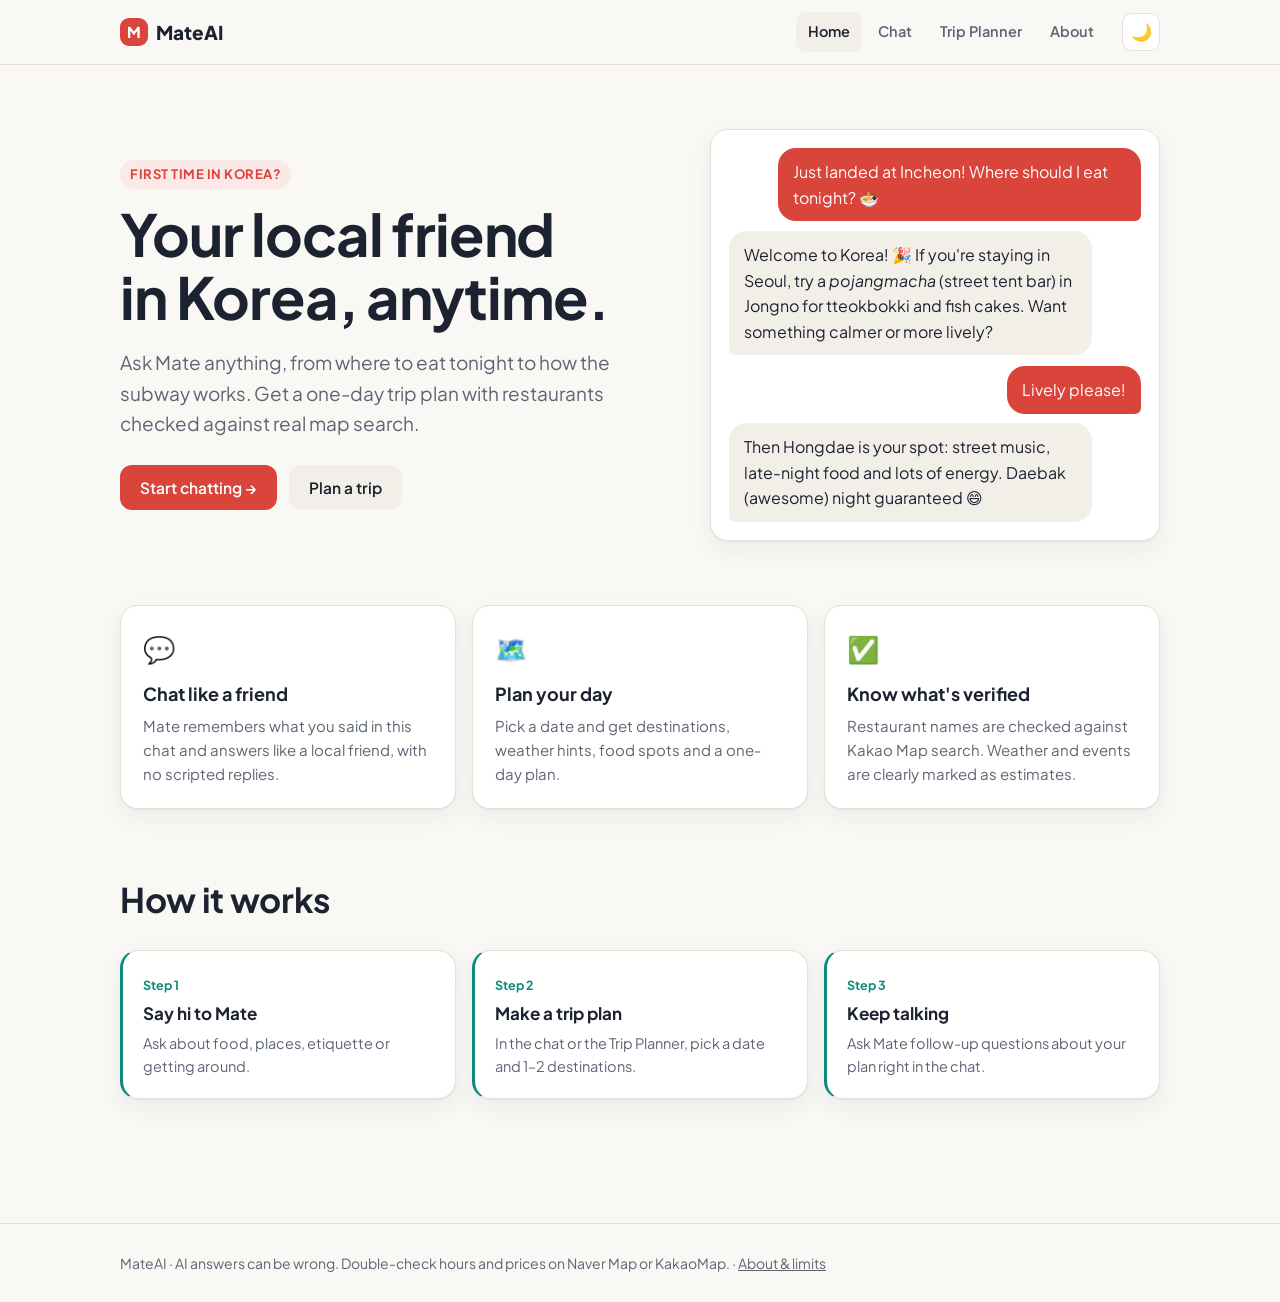
<file: index.html>
<!doctype html>
<html lang="en">
<head>
<meta charset="utf-8">
<meta name="viewport" content="width=device-width,initial-scale=1">
<title>MateAI — Your local friend in Korea</title>
<meta name="description" content="Chat with a Korean local friend and get an AI trip plan with restaurants checked against real map search.">
<link rel="preconnect" href="https://fonts.googleapis.com">
<link rel="preconnect" href="https://fonts.gstatic.com" crossorigin>
<link rel="stylesheet" href="https://fonts.googleapis.com/css2?family=Plus+Jakarta+Sans:wght@400;500;600;700;800&family=Noto+Sans+KR:wght@400;500;700&display=swap">
<link rel="stylesheet" href="/css/style.css">
</head>
<body>
<header class="nav">
  <div class="wrap">
    <a class="brand" href="/"><span class="dot">M</span>MateAI</a>
    <nav class="links" aria-label="Main">
      <a href="/" aria-current="page">Home</a>
      <a href="/chat.html">Chat</a>
      <a href="/trip.html">Trip Planner</a>
      <a href="/about.html">About</a>
    </nav>
    <button class="theme-btn" id="theme" type="button" aria-label="Toggle dark mode">🌙</button>
  </div>
</header>

<main class="wrap">
  <section class="hero">
    <div class="fade-in">
      <span class="eyebrow">First time in Korea?</span>
      <h1>Your local friend<br>in Korea, anytime.</h1>
      <p class="lead">Ask Mate anything, from where to eat tonight to how the subway works.
        Get a one-day trip plan with restaurants checked against real map search.</p>
      <div class="ctas">
        <a class="btn" href="/chat.html">Start chatting →</a>
        <a class="btn ghost" href="/trip.html">Plan a trip</a>
      </div>
    </div>
    <div class="card hero-chat fade-in" aria-hidden="true">
      <div class="bubble user">Just landed at Incheon! Where should I eat tonight? 🍜</div>
      <div class="bubble mate">Welcome to Korea! 🎉 If you're staying in Seoul, try a <em>pojangmacha</em> (street tent bar) in Jongno for tteokbokki and fish cakes. Want something calmer or more lively?</div>
      <div class="bubble user">Lively please!</div>
      <div class="bubble mate">Then Hongdae is your spot: street music, late-night food and lots of energy. Daebak (awesome) night guaranteed 😄</div>
    </div>
  </section>

  <section class="features">
    <article class="card feature">
      <div class="icon">💬</div>
      <h3>Chat like a friend</h3>
      <p>Mate remembers what you said in this chat and answers like a local friend, with no scripted replies.</p>
    </article>
    <article class="card feature">
      <div class="icon">🗺️</div>
      <h3>Plan your day</h3>
      <p>Pick a date and get destinations, weather hints, food spots and a one-day plan.</p>
    </article>
    <article class="card feature">
      <div class="icon">✅</div>
      <h3>Know what's verified</h3>
      <p>Restaurant names are checked against Kakao Map search. Weather and events are clearly marked as estimates.</p>
    </article>
  </section>

  <section class="section">
    <h2>How it works</h2>
    <div class="steps">
      <div class="card step"><h3>Say hi to Mate</h3><p>Ask about food, places, etiquette or getting around.</p></div>
      <div class="card step"><h3>Make a trip plan</h3><p>In the chat or the Trip Planner, pick a date and 1–2 destinations.</p></div>
      <div class="card step"><h3>Keep talking</h3><p>Ask Mate follow-up questions about your plan right in the chat.</p></div>
    </div>
  </section>
</main>

<footer><div class="wrap">MateAI · AI answers can be wrong. Double-check hours and prices on Naver Map or KakaoMap. · <a href="/about.html">About &amp; limits</a></div></footer>
<script src="/js/common.js"></script>
</body>
</html>
</file>
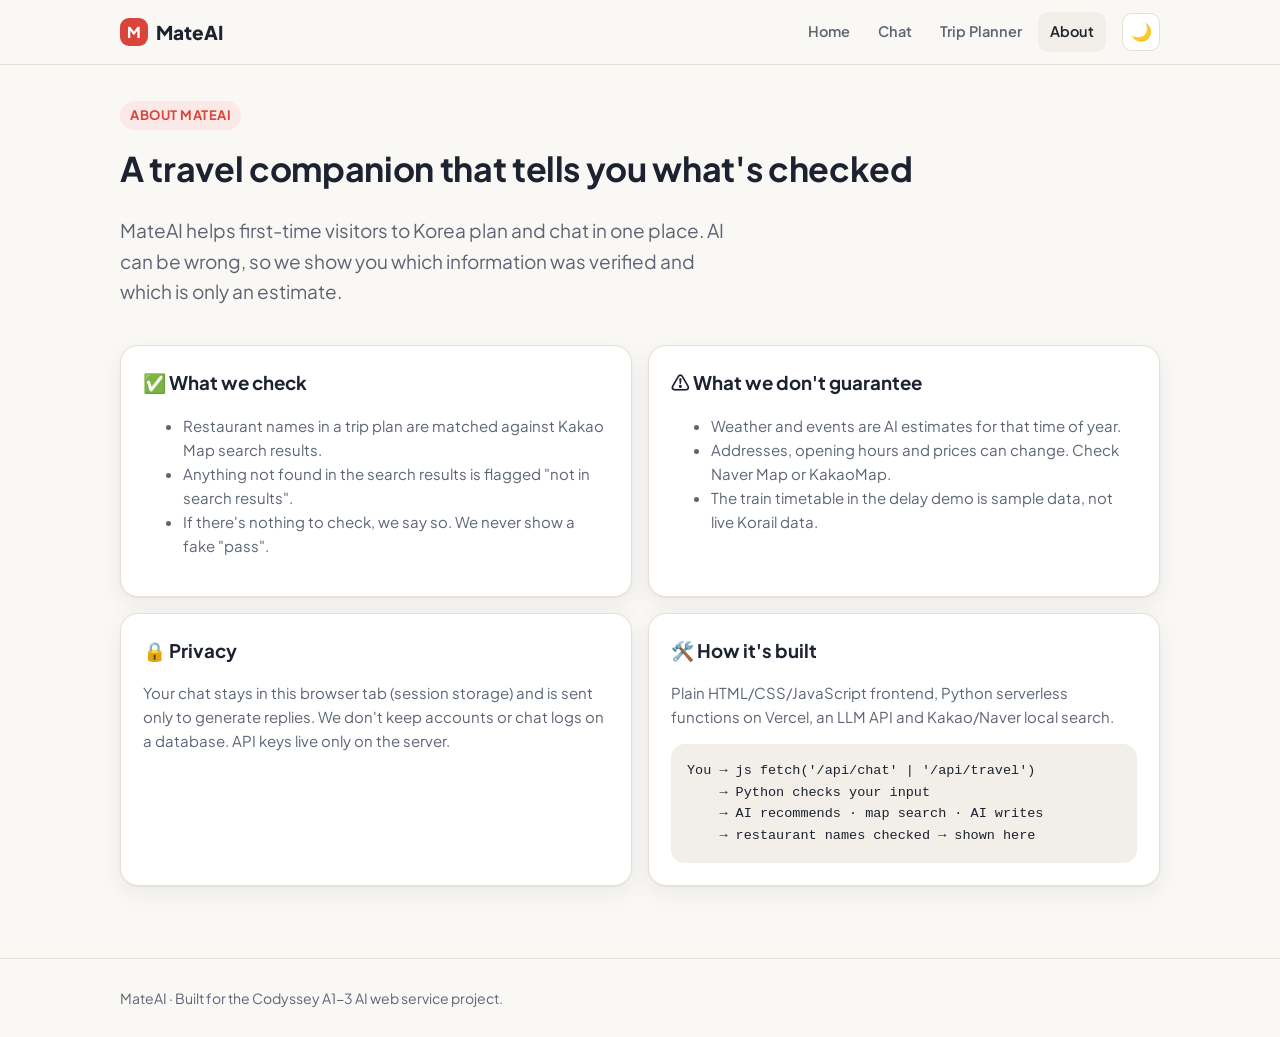
<file: about.html>
<!doctype html>
<html lang="en">
<head>
<meta charset="utf-8">
<meta name="viewport" content="width=device-width,initial-scale=1">
<title>About — MateAI</title>
<link rel="preconnect" href="https://fonts.googleapis.com">
<link rel="preconnect" href="https://fonts.gstatic.com" crossorigin>
<link rel="stylesheet" href="https://fonts.googleapis.com/css2?family=Plus+Jakarta+Sans:wght@400;500;600;700;800&family=Noto+Sans+KR:wght@400;500;700&display=swap">
<link rel="stylesheet" href="/css/style.css">
</head>
<body>
<header class="nav">
  <div class="wrap">
    <a class="brand" href="/"><span class="dot">M</span>MateAI</a>
    <nav class="links" aria-label="Main">
      <a href="/">Home</a>
      <a href="/chat.html">Chat</a>
      <a href="/trip.html">Trip Planner</a>
      <a href="/about.html" aria-current="page">About</a>
    </nav>
    <button class="theme-btn" id="theme" type="button" aria-label="Toggle dark mode">🌙</button>
  </div>
</header>

<main class="wrap">
  <div style="padding-block:36px 20px">
    <span class="eyebrow">About MateAI</span>
    <h2 style="margin-top:12px">A travel companion that tells you what's checked</h2>
    <p class="lead">MateAI helps first-time visitors to Korea plan and chat in one place. AI can be wrong,
      so we show you which information was verified and which is only an estimate.</p>
  </div>

  <div class="about-grid">
    <section class="card">
      <h3>✅ What we check</h3>
      <ul>
        <li>Restaurant names in a trip plan are matched against Kakao Map search results.</li>
        <li>Anything not found in the search results is flagged "not in search results".</li>
        <li>If there's nothing to check, we say so. We never show a fake "pass".</li>
      </ul>
    </section>
    <section class="card">
      <h3>⚠️ What we don't guarantee</h3>
      <ul>
        <li>Weather and events are AI estimates for that time of year.</li>
        <li>Addresses, opening hours and prices can change. Check Naver Map or KakaoMap.</li>
        <li>The train timetable in the delay demo is sample data, not live Korail data.</li>
      </ul>
    </section>
    <section class="card">
      <h3>🔒 Privacy</h3>
      <p>Your chat stays in this browser tab (session storage) and is sent only to generate replies.
        We don't keep accounts or chat logs on a database. API keys live only on the server.</p>
    </section>
    <section class="card">
      <h3>🛠️ How it's built</h3>
      <p>Plain HTML/CSS/JavaScript frontend, Python serverless functions on Vercel, an LLM API and Kakao/Naver local search.</p>
      <div class="flow">You → js fetch('/api/chat' | '/api/travel')
    → Python checks your input
    → AI recommends · map search · AI writes
    → restaurant names checked → shown here</div>
    </section>
  </div>
</main>

<footer><div class="wrap">MateAI · Built for the Codyssey A1-3 AI web service project.</div></footer>
<script src="/js/common.js"></script>
</body>
</html>
</file>
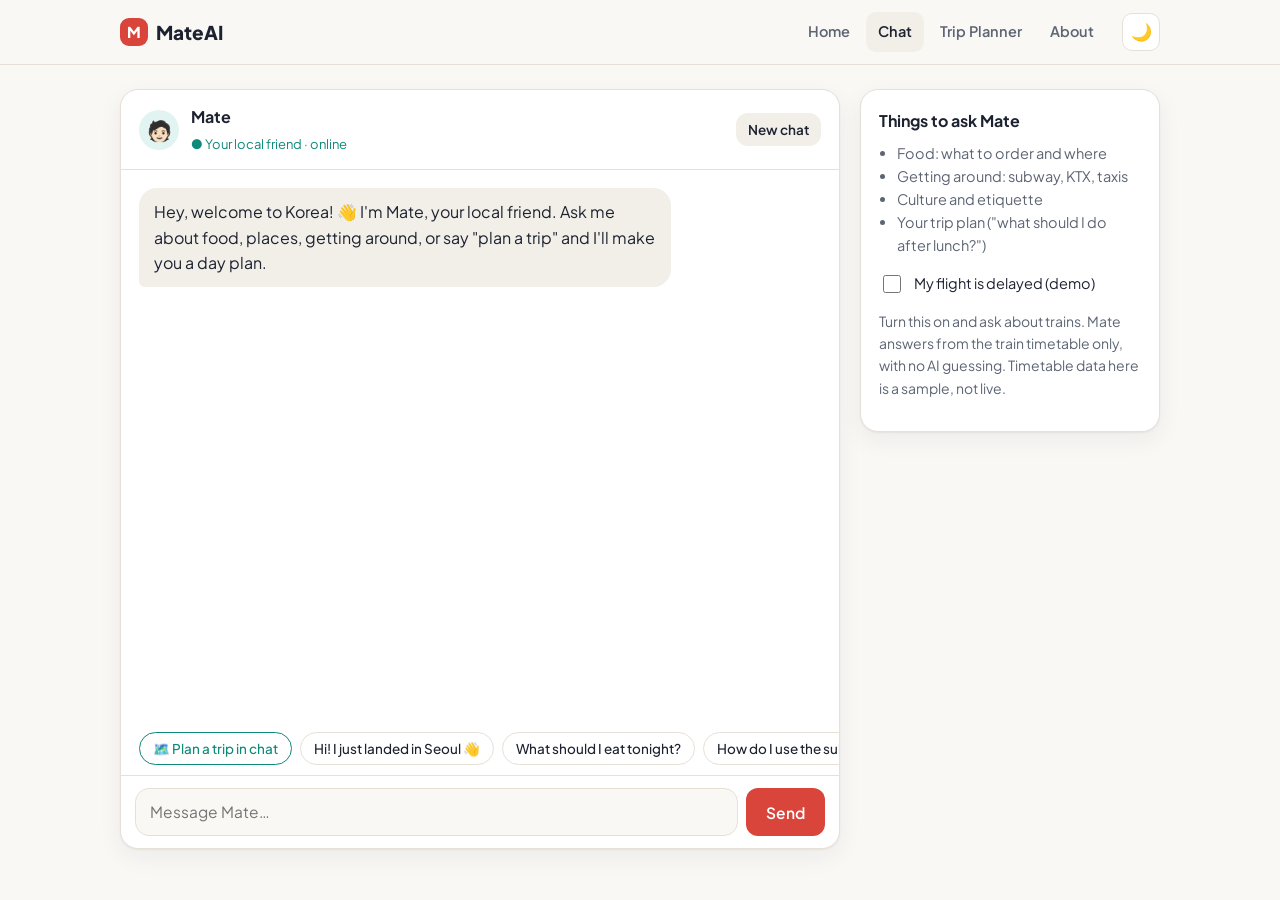
<file: chat.html>
<!doctype html>
<html lang="en">
<head>
<meta charset="utf-8">
<meta name="viewport" content="width=device-width,initial-scale=1">
<title>Chat with Mate — MateAI</title>
<link rel="preconnect" href="https://fonts.googleapis.com">
<link rel="preconnect" href="https://fonts.gstatic.com" crossorigin>
<link rel="stylesheet" href="https://fonts.googleapis.com/css2?family=Plus+Jakarta+Sans:wght@400;500;600;700;800&family=Noto+Sans+KR:wght@400;500;700&display=swap">
<link rel="stylesheet" href="/css/style.css">
</head>
<body>
<header class="nav">
  <div class="wrap">
    <a class="brand" href="/"><span class="dot">M</span>MateAI</a>
    <nav class="links" aria-label="Main">
      <a href="/">Home</a>
      <a href="/chat.html" aria-current="page">Chat</a>
      <a href="/trip.html">Trip Planner</a>
      <a href="/about.html">About</a>
    </nav>
    <button class="theme-btn" id="theme" type="button" aria-label="Toggle dark mode">🌙</button>
  </div>
</header>

<main class="wrap chat-page">
  <section class="card chat-box" aria-label="Chat with Mate">
    <div class="chat-head">
      <div class="avatar">🧑🏻</div>
      <div><strong>Mate</strong><span class="status" id="status">● Your local friend · online</span></div>
      <button class="btn ghost" id="reset" type="button">New chat</button>
    </div>
    <div class="feed" id="feed" role="log" aria-live="polite"></div>
    <div class="chips" id="chips">
      <button class="chip accent" type="button" id="plan-chip">🗺️ Plan a trip in chat</button>
      <button class="chip" type="button">Hi! I just landed in Seoul 👋</button>
      <button class="chip" type="button">What should I eat tonight?</button>
      <button class="chip" type="button">How do I use the subway?</button>
      <button class="chip" type="button">Any etiquette tips for Korea?</button>
    </div>
    <form class="trip-inline" id="trip-inline" hidden>
      <label for="chat-date">Trip date</label>
      <input id="chat-date" type="date" required>
      <select id="chat-cities" aria-label="Number of destinations">
        <option value="1">1 destination</option>
        <option value="2">2 destinations</option>
      </select>
      <button class="btn" id="chat-plan" type="submit">Get plan</button>
      <button class="btn ghost" id="chat-plan-cancel" type="button">Cancel</button>
    </form>
    <form class="composer" id="composer">
      <textarea id="utterance" rows="1" maxlength="500" placeholder="Message Mate…" aria-label="Message"></textarea>
      <button class="btn" id="send" type="submit" aria-label="Send">Send</button>
    </form>
    <p class="err" id="chat-err" hidden style="margin:0 14px 12px"></p>
  </section>

  <aside class="card side">
    <h3>Things to ask Mate</h3>
    <ul>
      <li>Food: what to order and where</li>
      <li>Getting around: subway, KTX, taxis</li>
      <li>Culture and etiquette</li>
      <li>Your trip plan ("what should I do after lunch?")</li>
    </ul>
    <label class="switch"><input type="checkbox" id="delayed"> My flight is delayed (demo)</label>
    <p class="hint">Turn this on and ask about trains. Mate answers from the train timetable only, with no AI guessing.
      Timetable data here is a sample, not live.</p>
    <div id="plan-note" class="hint" hidden></div>
  </aside>
</main>

<script src="/js/common.js"></script>
<script src="/js/chat.js"></script>
</body>
</html>
</file>
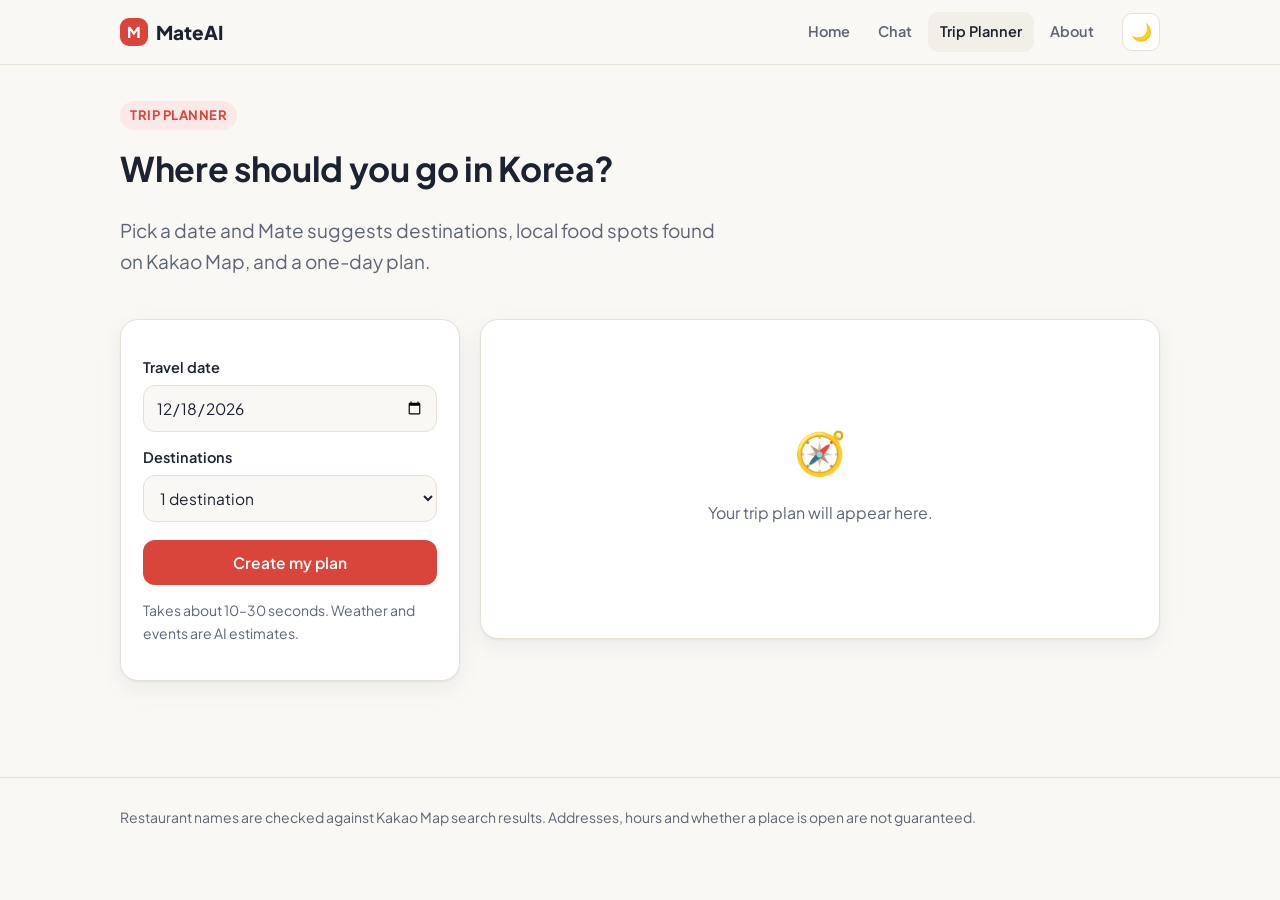
<file: trip.html>
<!doctype html>
<html lang="en">
<head>
<meta charset="utf-8">
<meta name="viewport" content="width=device-width,initial-scale=1">
<title>Trip Planner — MateAI</title>
<link rel="preconnect" href="https://fonts.googleapis.com">
<link rel="preconnect" href="https://fonts.gstatic.com" crossorigin>
<link rel="stylesheet" href="https://fonts.googleapis.com/css2?family=Plus+Jakarta+Sans:wght@400;500;600;700;800&family=Noto+Sans+KR:wght@400;500;700&display=swap">
<link rel="stylesheet" href="/css/style.css">
</head>
<body>
<header class="nav">
  <div class="wrap">
    <a class="brand" href="/"><span class="dot">M</span>MateAI</a>
    <nav class="links" aria-label="Main">
      <a href="/">Home</a>
      <a href="/chat.html">Chat</a>
      <a href="/trip.html" aria-current="page">Trip Planner</a>
      <a href="/about.html">About</a>
    </nav>
    <button class="theme-btn" id="theme" type="button" aria-label="Toggle dark mode">🌙</button>
  </div>
</header>

<main class="wrap">
  <div style="padding-top:36px">
    <span class="eyebrow">Trip Planner</span>
    <h2 style="margin-top:12px">Where should you go in Korea?</h2>
    <p class="lead">Pick a date and Mate suggests destinations, local food spots found on Kakao Map, and a one-day plan.</p>
  </div>

  <div class="planner">
    <form class="card form" id="trip-form" novalidate>
      <label for="date">Travel date</label>
      <input id="date" type="date" required aria-describedby="travel-err">
      <label for="cities">Destinations</label>
      <select id="cities">
        <option value="1">1 destination</option>
        <option value="2">2 destinations</option>
      </select>
      <button class="btn" id="make" type="submit">Create my plan</button>
      <p class="err" id="travel-err" role="alert" hidden></p>
      <p class="hint" style="margin-top:14px">Takes about 10–30 seconds. Weather and events are AI estimates.</p>
    </form>

    <section class="card result empty" id="travel-out" aria-live="polite">
      <div>
        <div style="font-size:42px">🧭</div>
        <p>Your trip plan will appear here.</p>
      </div>
    </section>
  </div>
</main>

<footer><div class="wrap">Restaurant names are checked against Kakao Map search results. Addresses, hours and whether a place is open are not guaranteed.</div></footer>
<script src="/js/common.js"></script>
<script src="/js/trip.js"></script>
</body>
</html>
</file>
<file: css/style.css>
/* MateAI — Korea travel companion. Vanilla CSS, light/dark via [data-theme]. */
:root{
  --bg:#faf8f5; --surface:#ffffff; --surface-2:#f2eee8; --ink:#1c2230; --muted:#5d6574;
  --line:#e6e0d7; --accent:#d9443b; --accent-ink:#ffffff; --accent-soft:#fbe9e7;
  --jade:#0e8a7a; --jade-soft:#e2f4f1; --warn:#9a6700; --warn-soft:#fff4d6;
  --shadow:0 1px 2px rgba(28,34,48,.06),0 8px 24px rgba(28,34,48,.06);
  --radius:18px; --max:1080px;
  --font:"Plus Jakarta Sans","Noto Sans KR",system-ui,-apple-system,"Segoe UI",sans-serif;
}
@media (prefers-color-scheme:dark){
  :root:not([data-theme="light"]){
    --bg:#12151c; --surface:#1a1f29; --surface-2:#232a36; --ink:#eef1f6; --muted:#a3acbb;
    --line:#2d3544; --accent:#ff6b5e; --accent-ink:#1a0f0e; --accent-soft:#3a2220;
    --jade:#4fd1bd; --jade-soft:#17332f; --warn:#f5c451; --warn-soft:#352c14;
    --shadow:0 1px 2px rgba(0,0,0,.3),0 8px 24px rgba(0,0,0,.25);
  }
}
:root[data-theme="dark"]{
  --bg:#12151c; --surface:#1a1f29; --surface-2:#232a36; --ink:#eef1f6; --muted:#a3acbb;
  --line:#2d3544; --accent:#ff6b5e; --accent-ink:#1a0f0e; --accent-soft:#3a2220;
  --jade:#4fd1bd; --jade-soft:#17332f; --warn:#f5c451; --warn-soft:#352c14;
  --shadow:0 1px 2px rgba(0,0,0,.3),0 8px 24px rgba(0,0,0,.25);
}

*{box-sizing:border-box}
/* display를 지정한 요소도 hidden 속성이 이기게 한다 (.trip-inline이 열린 채로 뜨던 버그) */
[hidden]{display:none !important}
html{scroll-behavior:smooth}
body{margin:0; background:var(--bg); color:var(--ink); font:16px/1.6 var(--font);
  -webkit-font-smoothing:antialiased; transition:background .25s,color .25s}
a{color:inherit}
img{max-width:100%}
.wrap{max-width:var(--max); margin:0 auto; padding-inline:20px}

/* ── nav ─────────────────────────────────────────── */
.nav{position:sticky; top:0; z-index:10; background:color-mix(in srgb,var(--bg) 85%,transparent);
  backdrop-filter:blur(10px); border-bottom:1px solid var(--line)}
.nav .wrap{display:flex; align-items:center; gap:16px; height:64px}
.brand{display:flex; align-items:center; gap:8px; font-weight:800; font-size:19px; text-decoration:none}
.brand .dot{width:28px; height:28px; border-radius:9px; background:var(--accent); color:var(--accent-ink);
  display:grid; place-items:center; font-size:15px}
.links{display:flex; gap:4px; margin-left:auto}
.links a{padding:8px 12px; border-radius:10px; text-decoration:none; color:var(--muted); font-weight:600; font-size:14.5px;
  transition:background .15s,color .15s}
.links a:hover{background:var(--surface-2); color:var(--ink)}
.links a[aria-current="page"]{color:var(--ink); background:var(--surface-2)}
.theme-btn{border:1px solid var(--line); background:var(--surface); color:var(--ink); width:38px; height:38px;
  border-radius:10px; cursor:pointer; font-size:17px; transition:transform .2s}
.theme-btn:active{transform:rotate(25deg) scale(.92)}
@media (max-width:640px){
  .nav .wrap{height:auto; flex-wrap:wrap; padding-block:10px; gap:8px}
  .links{order:3; width:100%; margin:0; overflow-x:auto}
  .links a{white-space:nowrap}
  .theme-btn{margin-left:auto}
}

/* ── common ──────────────────────────────────────── */
.eyebrow{display:inline-block; font-size:13px; font-weight:700; letter-spacing:.04em; text-transform:uppercase;
  color:var(--accent); background:var(--accent-soft); padding:4px 10px; border-radius:99px}
h1{font-size:clamp(34px,6vw,58px); line-height:1.08; letter-spacing:-.02em; margin:14px 0 16px}
h2{font-size:clamp(24px,3.4vw,34px); letter-spacing:-.01em; margin:0 0 10px}
.lead{font-size:clamp(17px,2vw,19px); color:var(--muted); max-width:620px}
.card{background:var(--surface); border:1px solid var(--line); border-radius:var(--radius); box-shadow:var(--shadow)}
.btn{display:inline-flex; align-items:center; justify-content:center; gap:8px; border:0; cursor:pointer;
  font:600 15.5px var(--font); padding:13px 20px; border-radius:12px; text-decoration:none;
  background:var(--accent); color:var(--accent-ink); transition:transform .12s,filter .15s,opacity .15s}
.btn:hover{filter:brightness(1.06)}
.btn:active{transform:scale(.97)}
.btn:disabled{opacity:.55; cursor:not-allowed; transform:none}
.btn.ghost{background:var(--surface-2); color:var(--ink)}
.hint{color:var(--muted); font-size:14px}
.err{color:var(--accent); background:var(--accent-soft); padding:10px 14px; border-radius:12px; font-size:14.5px; margin:10px 0 0}
footer{border-top:1px solid var(--line); margin-top:72px; padding-block:28px; color:var(--muted); font-size:14px}
.fade-in{animation:fade .35s ease both}
@keyframes fade{from{opacity:0; transform:translateY(6px)}to{opacity:1; transform:none}}
@media (prefers-reduced-motion:reduce){*{animation:none!important; transition:none!important}}

/* ── home ────────────────────────────────────────── */
.hero{display:grid; grid-template-columns:1.1fr .9fr; gap:40px; align-items:center; padding-block:64px 40px}
.hero .ctas{display:flex; gap:12px; flex-wrap:wrap; margin-top:26px}
.hero-chat{padding:18px; display:flex; flex-direction:column; gap:10px}
.hero-chat .bubble{max-width:88%}
.features{display:grid; grid-template-columns:repeat(3,1fr); gap:16px; padding-block:24px}
.feature{padding:22px}
.feature .icon{font-size:26px}
.feature h3{margin:10px 0 6px; font-size:18px}
.feature p{margin:0; color:var(--muted); font-size:15px}
.steps{display:grid; grid-template-columns:repeat(3,1fr); gap:16px; counter-reset:s; padding-block:12px}
.step{padding:20px; border-left:3px solid var(--jade)}
.step::before{counter-increment:s; content:"Step " counter(s); font-size:12.5px; font-weight:700; color:var(--jade)}
.step h3{margin:4px 0 4px; font-size:17px}
.step p{margin:0; color:var(--muted); font-size:14.5px}
.section{padding-block:40px}
@media (max-width:860px){
  .hero{grid-template-columns:1fr; padding-block:40px 20px}
  .features,.steps{grid-template-columns:1fr}
}

/* ── chat ────────────────────────────────────────── */
.chat-page{display:grid; grid-template-columns:1fr 300px; gap:20px; padding-block:24px}
.chat-box{display:flex; flex-direction:column; height:calc(100vh - 140px); min-height:520px; overflow:hidden}
.chat-head{display:flex; align-items:center; gap:12px; padding:14px 18px; border-bottom:1px solid var(--line)}
.avatar{width:40px; height:40px; border-radius:50%; background:var(--jade-soft); display:grid; place-items:center; font-size:20px; flex:none}
.chat-head strong{display:block}
.chat-head .status{font-size:13px; color:var(--jade)}
.chat-head .btn{margin-left:auto; padding:8px 12px; font-size:13.5px}
/* scroll-behavior:smooth를 주면 feed.scrollTop 대입이 먹히지 않는다 (브라우저에서 확인). */
.feed{flex:1; min-height:0; overflow-y:auto; padding:18px; display:flex; flex-direction:column; gap:12px}
.bubble{padding:11px 15px; border-radius:18px; max-width:78%; white-space:pre-wrap; word-wrap:break-word;
  animation:pop .22s ease both}
@keyframes pop{from{opacity:0; transform:translateY(6px) scale(.98)}to{opacity:1; transform:none}}
.bubble.user{align-self:flex-end; background:var(--accent); color:var(--accent-ink); border-bottom-right-radius:6px}
.bubble.mate{align-self:flex-start; background:var(--surface-2); border-bottom-left-radius:6px}
.bubble.system{align-self:center; background:transparent; color:var(--muted); font-size:13.5px; text-align:center}
.bubble.report{white-space:normal; max-width:92%}
.bubble .meta{display:block; font-size:11.5px; opacity:.65; margin-top:4px}
.bubble.fallback{border:1px dashed var(--warn); background:var(--warn-soft)}
.typing{display:inline-flex; gap:4px; padding:14px 16px}
.typing i{width:7px; height:7px; border-radius:50%; background:var(--muted); animation:blink 1.2s infinite}
.typing i:nth-child(2){animation-delay:.2s}.typing i:nth-child(3){animation-delay:.4s}
@keyframes blink{0%,80%,100%{opacity:.25}40%{opacity:1}}
.chips{display:flex; gap:8px; padding:0 18px 10px; overflow-x:auto}
.chip{flex:none; border:1px solid var(--line); background:var(--surface); color:var(--ink); border-radius:99px;
  padding:7px 13px; font:500 13.5px var(--font); cursor:pointer; transition:background .15s,transform .12s}
.chip:hover{background:var(--surface-2)}
.chip:active{transform:scale(.96)}
.chip.accent{border-color:var(--jade); color:var(--jade)}
.composer{display:flex; gap:8px; padding:12px 14px; border-top:1px solid var(--line)}
.composer textarea{flex:1; resize:none; border:1px solid var(--line); background:var(--bg); color:var(--ink);
  border-radius:14px; padding:12px 14px; font:15.5px/1.4 var(--font); max-height:120px}
.composer textarea:focus,input:focus,select:focus{outline:2px solid var(--accent); outline-offset:1px}
.trip-inline{display:flex; gap:8px; flex-wrap:wrap; align-items:center; padding:10px 18px; border-top:1px solid var(--line); background:var(--surface-2)}
.trip-inline input,.trip-inline select{padding:9px; border-radius:10px; border:1px solid var(--line); background:var(--bg); color:var(--ink); font:14.5px var(--font)}
.trip-inline .btn{padding:9px 14px}
.side{padding:18px; align-self:start; position:sticky; top:84px}
.side h3{margin:0 0 8px; font-size:16px}
.side ul{margin:0; padding-left:18px; color:var(--muted); font-size:14.5px}
.switch{display:flex; align-items:center; gap:10px; margin-top:14px; font-size:14.5px; cursor:pointer}
.switch input{width:18px; height:18px; accent-color:var(--accent)}
.options{display:grid; gap:8px; margin-top:8px}
.option{background:var(--surface); border:1px solid var(--line); border-radius:12px; padding:8px 12px; font-size:14px; white-space:normal}
@media (max-width:860px){
  .chat-page{grid-template-columns:1fr; padding-block:12px}
  .chat-box{height:calc(100vh - 150px); min-height:460px}
  .side{position:static}
  .bubble{max-width:88%}
}

/* ── trip planner ────────────────────────────────── */
.planner{display:grid; grid-template-columns:340px 1fr; gap:20px; padding-block:24px; align-items:start}
.form{padding:22px; position:sticky; top:84px}
.form label{display:block; font-weight:600; font-size:14.5px; margin:14px 0 6px}
.form input,.form select{width:100%; padding:12px; border-radius:12px; border:1px solid var(--line);
  background:var(--bg); color:var(--ink); font:15.5px var(--font)}
.form .btn{width:100%; margin-top:18px}
.result{padding:26px; min-height:320px}
.result.empty{display:grid; place-items:center; text-align:center; color:var(--muted)}
.report h2{font-size:22px; margin:22px 0 8px; padding-bottom:6px; border-bottom:1px solid var(--line)}
.report h3{font-size:17px; margin:14px 0 6px}
.report h2:first-child{margin-top:0}
.report ul{padding-left:20px; margin:6px 0}
.report li{margin:4px 0}
.badge{display:inline-block; font-size:12.5px; font-weight:700; padding:3px 10px; border-radius:99px; margin-right:8px}
.badge.ok{background:var(--jade-soft); color:var(--jade)}
.badge.bad{background:var(--accent-soft); color:var(--accent)}
.badge.warn{background:var(--warn-soft); color:var(--warn)}
.flag{font-size:12px; color:var(--accent); font-weight:600}
.checks{margin-top:22px; padding:16px; border-radius:14px; background:var(--surface-2); font-size:14.5px}
.checks details{margin-top:8px}
.result-actions{display:flex; gap:10px; flex-wrap:wrap; margin-top:18px}
.skeleton{height:14px; border-radius:7px; background:linear-gradient(90deg,var(--surface-2),var(--line),var(--surface-2));
  background-size:200% 100%; animation:shimmer 1.3s infinite; margin:10px 0}
@keyframes shimmer{to{background-position:-200% 0}}
@media (max-width:860px){
  .planner{grid-template-columns:1fr}
  .form{position:static}
}

/* ── about ───────────────────────────────────────── */
.about-grid{display:grid; grid-template-columns:1fr 1fr; gap:16px}
.about-grid .card{padding:22px}
.about-grid h3{margin:0 0 8px}
.about-grid p,.about-grid li{color:var(--muted); font-size:15px}
.flow{font-family:ui-monospace,Menlo,monospace; font-size:13.5px; background:var(--surface-2); padding:16px; border-radius:14px; overflow-x:auto; white-space:pre}
@media (max-width:760px){.about-grid{grid-template-columns:1fr}}
</file>
